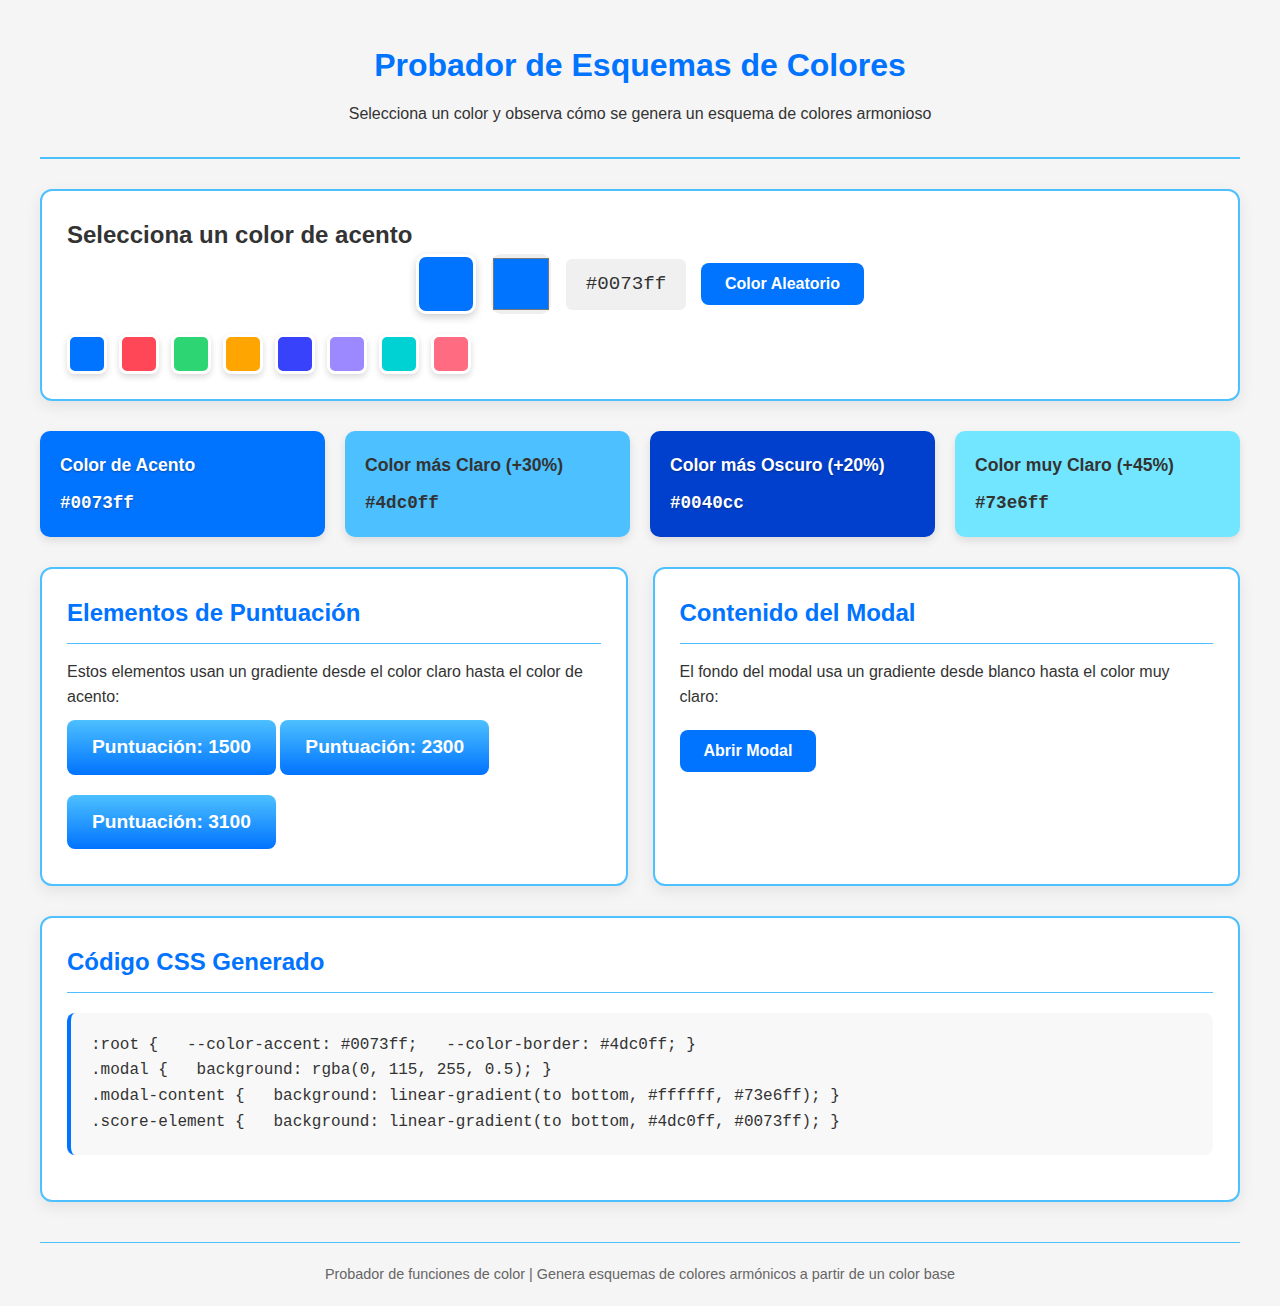
<file: color.html>
<!DOCTYPE html>
<html lang="es">
<head>
    <meta charset="UTF-8">
    <meta name="viewport" content="width=device-width, initial-scale=1.0">
    <title>Probador de Esquemas de Colores</title>
    <style>
        :root {
            --color-bg: #f5f5f5;
            --color-text: #333333;
            --color-accent: #0073ff;
            --color-border: #dbf7ff;
            --modal-backdrop: rgba(0, 115, 255, 0.5);
            transition: --color-accent 0.3s ease, --color-border 0.3s ease;
        }

        * {
            box-sizing: border-box;
            margin: 0;
            padding: 0;
            font-family: 'Segoe UI', Tahoma, Geneva, Verdana, sans-serif;
        }

        body {
            background-color: var(--color-bg);
            color: var(--color-text);
            transition: background-color 0.3s ease;
            padding: 20px;
            line-height: 1.6;
        }

        .container {
            max-width: 1200px;
            margin: 0 auto;
        }

        header {
            text-align: center;
            padding: 20px 0 30px;
            border-bottom: 2px solid var(--color-border);
            margin-bottom: 30px;
        }

        h1 {
            color: var(--color-accent);
            margin-bottom: 10px;
            transition: color 0.3s ease;
        }

        .color-controls {
            background: white;
            padding: 25px;
            border-radius: 12px;
            box-shadow: 0 5px 15px rgba(0, 0, 0, 0.08);
            margin-bottom: 30px;
            border: 2px solid var(--color-border);
        }

        .color-input-group {
            display: flex;
            flex-wrap: wrap;
            gap: 15px;
            align-items: center;
            justify-content: center;
            margin-bottom: 20px;
        }

        .color-preview {
            width: 60px;
            height: 60px;
            border-radius: 10px;
            border: 3px solid white;
            box-shadow: 0 3px 8px rgba(0, 0, 0, 0.2);
        }

        input[type="color"] {
            width: 60px;
            height: 60px;
            border: none;
            border-radius: 10px;
            cursor: pointer;
        }

        .color-value {
            font-family: monospace;
            font-size: 1.2rem;
            background: #f0f0f0;
            padding: 10px 15px;
            border-radius: 6px;
            min-width: 120px;
            text-align: center;
        }

        .color-info {
            display: grid;
            grid-template-columns: repeat(auto-fit, minmax(250px, 1fr));
            gap: 20px;
            margin-bottom: 30px;
        }

        .color-card {
            padding: 20px;
            border-radius: 10px;
            color: white;
            text-shadow: 0 1px 2px rgba(0, 0, 0, 0.3);
            box-shadow: 0 4px 8px rgba(0, 0, 0, 0.1);
            transition: transform 0.3s ease;
        }

        .color-card:hover {
            transform: translateY(-5px);
        }

        .color-card h3 {
            margin-bottom: 10px;
            font-size: 1.1rem;
        }

        .color-card p {
            font-family: monospace;
            font-size: 1.1rem;
            font-weight: bold;
        }

        .color-card.accent {
            background: var(--color-accent);
        }

        .color-card.lighter {
            background: var(--color-border);
            color: #333;
            text-shadow: none;
        }

        .color-card.darker {
            background: var(--color-darker, #0059c4);
        }

        .color-card.very-light {
            background: var(--color-very-light, #e6f3ff);
            color: #333;
            text-shadow: none;
        }

        .demo-section {
            display: grid;
            grid-template-columns: repeat(auto-fit, minmax(300px, 1fr));
            gap: 25px;
            margin-bottom: 30px;
        }

        .demo-box {
            background: white;
            border-radius: 12px;
            padding: 25px;
            box-shadow: 0 5px 15px rgba(0, 0, 0, 0.08);
            border: 2px solid var(--color-border);
            transition: border-color 0.3s ease;
        }

        .demo-box h2 {
            color: var(--color-accent);
            margin-bottom: 15px;
            padding-bottom: 10px;
            border-bottom: 1px solid var(--color-border);
        }

        .score-element {
            display: inline-block;
            padding: 12px 25px;
            border-radius: 8px;
            color: white;
            font-weight: bold;
            font-size: 1.2rem;
            text-align: center;
            margin: 10px 0;
        }

        .buttons {
            display: flex;
            gap: 15px;
            flex-wrap: wrap;
            margin-top: 20px;
        }

        button {
            padding: 12px 24px;
            border: none;
            border-radius: 8px;
            font-weight: bold;
            cursor: pointer;
            transition: all 0.2s ease;
            font-size: 1rem;
        }

        .primary-btn {
            background: var(--color-accent);
            color: white;
        }

        .secondary-btn {
            background: white;
            color: var(--color-accent);
            border: 2px solid var(--color-accent);
        }

        button:hover {
            transform: translateY(-2px);
            box-shadow: 0 5px 10px rgba(0, 0, 0, 0.1);
        }

        .modal {
            position: fixed;
            top: 0;
            left: 0;
            width: 100%;
            height: 100%;
            background: var(--modal-backdrop);
            display: flex;
            align-items: center;
            justify-content: center;
            z-index: 100;
            transition: opacity 0.3s ease;
            opacity: 0;
            pointer-events: none;
            overflow-y: auto;
            padding: 20px;
        }

        .modal.active {
            opacity: 1;
            pointer-events: all;
        }

        .modal-content {
            background: linear-gradient(to bottom, #ffffff, var(--color-very-light, #e6f3ff));
            padding: 40px;
            border-radius: 15px;
            max-width: 500px;
            width: 100%;
            box-shadow: 0 10px 30px rgba(0, 0, 0, 0.2);
            position: relative;
            border: 2px solid var(--color-border);
        }

        .modal-header {
            display: flex;
            justify-content: space-between;
            align-items: center;
            margin-bottom: 20px;
        }

        .modal-header h2 {
            color: var(--color-accent);
            margin: 0;
        }

        .close-modal {
            background: none;
            border: none;
            font-size: 2rem;
            color: #666;
            cursor: pointer;
            line-height: 1;
            padding: 0;
            width: 30px;
            height: 30px;
            display: flex;
            align-items: center;
            justify-content: center;
        }

        .close-modal:hover {
            color: #333;
            transform: scale(1.1);
        }

        .modal-score {
            display: inline-block;
            padding: 15px 30px;
            border-radius: 10px;
            color: white;
            font-weight: bold;
            font-size: 1.5rem;
            text-align: center;
            margin: 20px 0;
        }

        .modal-body p {
            margin-bottom: 15px;
            line-height: 1.7;
        }

        .code-snippet {
            background: #f8f8f8;
            padding: 20px;
            border-radius: 8px;
            font-family: 'Courier New', monospace;
            margin: 20px 0;
            border-left: 4px solid var(--color-accent);
            overflow-x: auto;
        }

        .preset-colors {
            display: flex;
            flex-wrap: wrap;
            gap: 12px;
            margin-top: 15px;
        }

        .preset-color {
            width: 40px;
            height: 40px;
            border-radius: 8px;
            cursor: pointer;
            border: 3px solid white;
            box-shadow: 0 3px 6px rgba(0, 0, 0, 0.15);
            transition: transform 0.2s ease;
        }

        .preset-color:hover {
            transform: scale(1.1);
        }

        footer {
            text-align: center;
            margin-top: 40px;
            padding-top: 20px;
            border-top: 1px solid var(--color-border);
            color: #666;
            font-size: 0.9rem;
        }

        @media (max-width: 768px) {
            .color-input-group {
                flex-direction: column;
                gap: 20px;
            }
            
            .demo-section {
                grid-template-columns: 1fr;
            }
            
            .color-info {
                grid-template-columns: 1fr;
            }
        }
    </style>
</head>
<body>
    <div class="container">
        <header>
            <h1>Probador de Esquemas de Colores</h1>
            <p>Selecciona un color y observa cómo se genera un esquema de colores armonioso</p>
        </header>
        
        <main>
            <section class="color-controls">
                <h2>Selecciona un color de acento</h2>
                <div class="color-input-group">
                    <div class="color-preview" id="colorPreview"></div>
                    <input type="color" id="colorPicker" value="#0073ff">
                    <div class="color-value" id="colorValue">#0073ff</div>
                    <button id="randomColor" class="primary-btn">Color Aleatorio</button>
                </div>
                
                <div class="preset-colors">
                    <div class="preset-color" style="background-color: #0073ff;" data-color="#0073ff"></div>
                    <div class="preset-color" style="background-color: #ff4757;" data-color="#ff4757"></div>
                    <div class="preset-color" style="background-color: #2ed573;" data-color="#2ed573"></div>
                    <div class="preset-color" style="background-color: #ffa502;" data-color="#ffa502"></div>
                    <div class="preset-color" style="background-color: #3742fa;" data-color="#3742fa"></div>
                    <div class="preset-color" style="background-color: #9c88ff;" data-color="#9c88ff"></div>
                    <div class="preset-color" style="background-color: #00d2d3;" data-color="#00d2d3"></div>
                    <div class="preset-color" style="background-color: #ff6b81;" data-color="#ff6b81"></div>
                </div>
            </section>
            
            <section class="color-info">
                <div class="color-card accent">
                    <h3>Color de Acento</h3>
                    <p id="accentColor">#0073ff</p>
                </div>
                <div class="color-card lighter">
                    <h3>Color más Claro (+30%)</h3>
                    <p id="lighterColor">#dbf7ff</p>
                </div>
                <div class="color-card darker">
                    <h3>Color más Oscuro (+20%)</h3>
                    <p id="darkerColor">#0059c4</p>
                </div>
                <div class="color-card very-light">
                    <h3>Color muy Claro (+45%)</h3>
                    <p id="veryLightColor">#e6f3ff</p>
                </div>
            </section>
            
            <section class="demo-section">
                <div class="demo-box">
                    <h2>Elementos de Puntuación</h2>
                    <p>Estos elementos usan un gradiente desde el color claro hasta el color de acento:</p>
                    <div class="score-element">Puntuación: 1500</div>
                    <div class="score-element">Puntuación: 2300</div>
                    <div class="score-element">Puntuación: 3100</div>
                </div>
                
                <div class="demo-box">
                    <h2>Contenido del Modal</h2>
                    <p>El fondo del modal usa un gradiente desde blanco hasta el color muy claro:</p>
                    <div class="buttons">
                        <button id="openModal" class="primary-btn">Abrir Modal</button>
                    </div>
                </div>
            </section>
            
            <section class="demo-box">
                <h2>Código CSS Generado</h2>
                <div class="code-snippet" id="cssCode">
                    :root {
                    &nbsp;&nbsp;--color-accent: #0073ff;
                    &nbsp;&nbsp;--color-border: #dbf7ff;
                    }
                    
                    .modal {
                    &nbsp;&nbsp;background: rgba(0, 115, 255, 0.5);
                    }
                    
                    .modal-content {
                    &nbsp;&nbsp;background: linear-gradient(to bottom, #ffffff, #e6f3ff);
                    }
                    
                    .score-element {
                    &nbsp;&nbsp;background: linear-gradient(to bottom, #dbf7ff, #0073ff);
                    }
                </div>
            </section>
        </main>
        
        <footer>
            <p>Probador de funciones de color | Genera esquemas de colores armónicos a partir de un color base</p>
        </footer>
        
        <!-- Modal -->
        <div class="modal" id="exampleModal">
            <div class="modal-content">
                <div class="modal-header">
                    <h2>Modal de Ejemplo</h2>
                    <button class="close-modal" id="closeModal">&times;</button>
                </div>
                <div class="modal-body">
                    <p>Este modal demuestra cómo se aplican los colores generados. El fondo del modal tiene transparencia basada en el color de acento.</p>
                    
                    <div class="modal-score">Puntuación Final: 1850</div>
                    
                    <p>El fondo del contenido del modal es un gradiente desde blanco hasta el color muy claro generado automáticamente.</p>
                    
                    <p>Los elementos de puntuación dentro del modal usan el mismo gradiente que los elementos de puntuación en la página principal.</p>
                </div>
                <div class="buttons">
                    <button id="closeModal2" class="primary-btn">Cerrar Modal</button>
                </div>
            </div>
        </div>
    </div>

    <script>
        // Funciones de color proporcionadas
        function updateColorScheme(accentColor) {
            const lighterColor = lightenColor(accentColor, 30);
            const darkerColor = darkenColor(accentColor, 20);
            const veryLightColor = lightenColor(accentColor, 45);
            
            const modal = document.querySelector('.modal');
            if (modal) {
                const rgbColor = hexToRgb(accentColor);
                modal.style.background = `rgba(${rgbColor.r}, ${rgbColor.g}, ${rgbColor.b}, 0.5)`;
            }
            
            document.documentElement.style.setProperty('--color-accent', accentColor);
            document.documentElement.style.setProperty('--color-border', lighterColor);
            document.documentElement.style.setProperty('--color-darker', darkerColor);
            document.documentElement.style.setProperty('--color-very-light', veryLightColor);
            
            const modalContent = document.querySelector('.modal-content');
            if (modalContent) {
                modalContent.style.background = `linear-gradient(to bottom, #ffffff, ${veryLightColor})`;
            }
            
            const scoreElements = document.querySelectorAll('.game-score, .modal-score, .score-element');
            scoreElements.forEach(el => {
                el.style.background = `linear-gradient(to bottom, ${lighterColor}, ${accentColor})`;
            });
            
            // Actualizar visualización de colores
            document.getElementById('accentColor').textContent = accentColor;
            document.getElementById('lighterColor').textContent = lighterColor;
            document.getElementById('darkerColor').textContent = darkerColor;
            document.getElementById('veryLightColor').textContent = veryLightColor;
            
            // Actualizar vista previa del color
            document.getElementById('colorPreview').style.backgroundColor = accentColor;
            document.getElementById('colorValue').textContent = accentColor;
            
            // Actualizar código CSS
            updateCSSCode(accentColor, lighterColor, darkerColor, veryLightColor);
        }
        
        function hexToRgb(hex) {
            hex = hex.replace('#', '');
            const r = parseInt(hex.substring(0, 2), 16);
            const g = parseInt(hex.substring(2, 4), 16);
            const b = parseInt(hex.substring(4, 6), 16);
            return { r, g, b };
        }
        
        function lightenColor(color, percent) {
            const num = parseInt(color.replace("#", ""), 16),
                amt = Math.round(2.55 * percent),
                R = (num >> 16) + amt,
                G = (num >> 8 & 0x00FF) + amt,
                B = (num & 0x0000FF) + amt;
            return `#${(
                0x1000000 +
                (R < 255 ? (R < 1 ? 0 : R) : 255) * 0x10000 +
                (G < 255 ? (G < 1 ? 0 : G) : 255) * 0x100 +
                (B < 255 ? (B < 1 ? 0 : B) : 255)
            ).toString(16).slice(1)}`;
        }
        
        function darkenColor(color, percent) {
            const num = parseInt(color.replace("#", ""), 16),
                amt = Math.round(2.55 * percent),
                R = (num >> 16) - amt,
                G = (num >> 8 & 0x00FF) - amt,
                B = (num & 0x0000FF) - amt;
            return `#${(
                0x1000000 +
                (R > 0 ? (R < 255 ? R : 255) : 0) * 0x10000 +
                (G > 0 ? (G < 255 ? G : 255) : 0) * 0x100 +
                (B > 0 ? (B < 255 ? B : 255) : 0)
            ).toString(16).slice(1)}`;
        }
        
        // Funciones adicionales para la página de prueba
        function updateCSSCode(accent, lighter, darker, veryLight) {
            const rgbColor = hexToRgb(accent);
            const cssCode = document.getElementById('cssCode');
            
            cssCode.innerHTML = `
                :root {
                &nbsp;&nbsp;--color-accent: ${accent};
                &nbsp;&nbsp;--color-border: ${lighter};
                }
                <br>
                .modal {
                &nbsp;&nbsp;background: rgba(${rgbColor.r}, ${rgbColor.g}, ${rgbColor.b}, 0.5);
                }
                <br>
                .modal-content {
                &nbsp;&nbsp;background: linear-gradient(to bottom, #ffffff, ${veryLight});
                }
                <br>
                .score-element {
                &nbsp;&nbsp;background: linear-gradient(to bottom, ${lighter}, ${accent});
                }
            `;
        }
        
        function getRandomColor() {
            const letters = '0123456789ABCDEF';
            let color = '#';
            for (let i = 0; i < 6; i++) {
                color += letters[Math.floor(Math.random() * 16)];
            }
            return color;
        }
        
        // Inicialización de la página
        document.addEventListener('DOMContentLoaded', function() {
            // Elementos del DOM
            const colorPicker = document.getElementById('colorPicker');
            const colorValue = document.getElementById('colorValue');
            const randomColorBtn = document.getElementById('randomColor');
            const presetColors = document.querySelectorAll('.preset-color');
            const openModalBtn = document.getElementById('openModal');
            const closeModalBtns = document.querySelectorAll('#closeModal, #closeModal2');
            const modal = document.getElementById('exampleModal');
            
            // Inicializar con color por defecto
            updateColorScheme(colorPicker.value);
            
            // Event listeners
            colorPicker.addEventListener('input', function() {
                updateColorScheme(this.value);
            });
            
            randomColorBtn.addEventListener('click', function() {
                const randomColor = getRandomColor();
                colorPicker.value = randomColor;
                updateColorScheme(randomColor);
            });
            
            presetColors.forEach(preset => {
                preset.addEventListener('click', function() {
                    const color = this.getAttribute('data-color');
                    colorPicker.value = color;
                    updateColorScheme(color);
                });
            });
            
            openModalBtn.addEventListener('click', function() {
                modal.classList.add('active');
            });
            
            closeModalBtns.forEach(btn => {
                btn.addEventListener('click', function() {
                    modal.classList.remove('active');
                });
            });
            
            // Cerrar modal al hacer clic fuera del contenido
            modal.addEventListener('click', function(e) {
                if (e.target === modal) {
                    modal.classList.remove('active');
                }
            });
            
            // Cerrar modal con la tecla Escape
            document.addEventListener('keydown', function(e) {
                if (e.key === 'Escape') {
                    modal.classList.remove('active');
                }
            });
        });
    </script>
</body>
</html>
</file>
